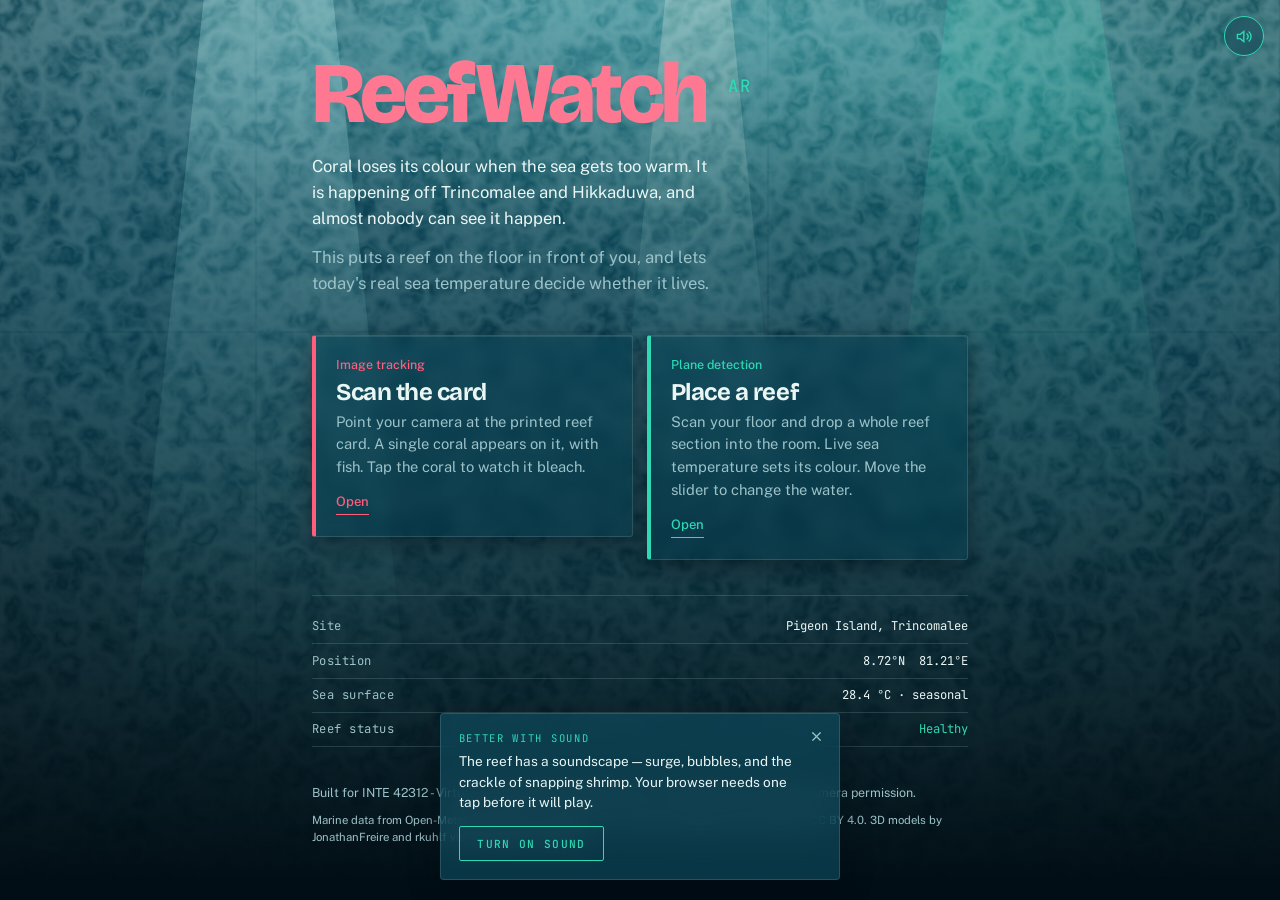
<file: index.html>
<!DOCTYPE html>
<html lang="en">
<head>
  <meta charset="UTF-8">
  <meta name="viewport" content="width=device-width, initial-scale=1.0, viewport-fit=cover">
  <title>ReefWatch AR - See coral bleaching in your own room</title>
  <meta name="description" content="A browser-based AR experience that shows how Sri Lanka's coral reefs bleach as sea temperature rises. No app install needed.">
  <meta name="theme-color" content="#04212B">

  <link rel="preconnect" href="https://fonts.googleapis.com">
  <link rel="preconnect" href="https://fonts.gstatic.com" crossorigin>
  <link href="https://fonts.googleapis.com/css2?family=Bricolage+Grotesque:opsz,wght@12..96,400;12..96,700;12..96,800&family=Public+Sans:wght@400;500&family=JetBrains+Mono:wght@400;500&display=swap" rel="stylesheet">

  <link rel="stylesheet" href="css/style.css">
</head>
<body>

  <div class="watercolumn" aria-hidden="true">
    <span class="beam beam-a"></span>
    <span class="beam beam-b"></span>
    <span class="beam beam-c"></span>
  </div>

  <div class="caustics" aria-hidden="true"></div>

  <div class="drift" aria-hidden="true">
    <span class="mote"></span><span class="mote"></span><span class="mote"></span>
    <span class="mote"></span><span class="mote"></span><span class="mote"></span>
    <span class="mote"></span><span class="mote"></span><span class="mote"></span>
    <span class="mote"></span><span class="mote"></span><span class="mote"></span>
  </div>

  <button class="ar-audio" id="audio" type="button" aria-label="Play ambience">
    <svg class="icon-off" viewBox="0 0 24 24" fill="none" stroke="currentColor" stroke-width="2" stroke-linecap="round">
      <path d="M11 5 6 9H2v6h4l5 4z"/><line x1="22" y1="9" x2="16" y2="15"/><line x1="16" y1="9" x2="22" y2="15"/>
    </svg>
    <svg class="icon-on" viewBox="0 0 24 24" fill="none" stroke="currentColor" stroke-width="2" stroke-linecap="round">
      <path d="M11 5 6 9H2v6h4l5 4z"/><path d="M15.5 8.5a5 5 0 0 1 0 7"/><path d="M18.5 5.5a9 9 0 0 1 0 13"/>
    </svg>
  </button>

  <div class="sound-pop" id="soundPop" role="region"
       aria-labelledby="soundPopTitle" hidden>
    <button class="sound-pop-close" id="soundPopClose" type="button"
            aria-label="Close, stay silent for now" data-sfx="back">
      <svg viewBox="0 0 24 24" fill="none" stroke="currentColor"
           stroke-width="2" stroke-linecap="round" aria-hidden="true">
        <line x1="6" y1="6" x2="18" y2="18"/><line x1="18" y1="6" x2="6" y2="18"/>
      </svg>
    </button>

    <p class="sound-pop-title" id="soundPopTitle">Better with sound</p>
    <p class="sound-pop-copy">
      The reef has a soundscape &mdash; surge, bubbles, and the crackle of
      snapping shrimp. Your browser needs one tap before it will play.
    </p>
    <button class="sound-pop-go" id="soundPopGo" type="button" data-sfx="on">
      Turn on sound
    </button>
  </div>

  <main class="shell">

    <header class="masthead">

      <h1 class="wordmark">
        <span class="wordmark-line drain">Reef</span><span class="wordmark-line drain drain-late">Watch</span>
        <span class="wordmark-tag">AR</span>
      </h1>

      <p class="thesis">
        Coral loses its colour when the sea gets too warm. It is happening off
        Trincomalee and Hikkaduwa, and almost nobody can see it happen.
      </p>
      <p class="thesis thesis-quiet">
        This puts a reef on the floor in front of you, and lets today's real sea
        temperature decide whether it lives.
      </p>
    </header>

    <nav class="modes" aria-label="Choose a mode">

      <a class="mode" href="marker.html">
        <span class="mode-tech">Image tracking</span>
        <span class="mode-name">Scan the card</span>
        <span class="mode-copy">
          Point your camera at the printed reef card. A single coral appears on it,
          with fish. Tap the coral to watch it bleach.
        </span>
        <span class="mode-go" aria-hidden="true">Open</span>
      </a>

      <a class="mode" href="markerless.html">
        <span class="mode-tech">Plane detection</span>
        <span class="mode-name">Place a reef</span>
        <span class="mode-copy">
          Scan your floor and drop a whole reef section into the room. Live sea
          temperature sets its colour. Move the slider to change the water.
        </span>
        <span class="mode-go" aria-hidden="true">Open</span>
      </a>

    </nav>

    <section class="readout" aria-label="Data source">
      <div class="readout-row">
        <span class="readout-key">Site</span>
        <span class="readout-val">Pigeon Island, Trincomalee</span>
      </div>
      <div class="readout-row">
        <span class="readout-key">Position</span>
        <span class="readout-val">8.72&deg;N &nbsp;81.21&deg;E</span>
      </div>
      <div class="readout-row">
        <span class="readout-key">Sea surface</span>
        <span class="readout-val readout-pending" id="landingTemp">reading…</span>
      </div>
      <div class="readout-row">
        <span class="readout-key">Reef status</span>
        <span class="readout-val readout-pending" id="landingState">&mdash;</span>
      </div>
    </section>

    <footer class="footnote">
      <p>
        Built for INTE 42312 - Virtual and Augmented Reality.
        Best on Android Chrome. Needs camera permission.
      </p>
      <p class="attrib">
        Marine data from Open-Meteo, generated using data from the German Weather
        Service (DWD), CC BY 4.0. 3D models by JonathanFreire and rkuhlf via Sketchfab, CC BY 4.0.
      </p>
    </footer>

  </main>

  <script src="js/ambience.js"></script>
  <script src="js/api.js"></script>
  <script>

    (function () {
      var tempEl  = document.getElementById('landingTemp');
      var stateEl = document.getElementById('landingState');

      function classify (c) {
        if (c < 29.0) return ['Healthy', '#2ED9B4'];
        if (c < 30.0) return ['Watch', '#2ED9B4'];
        if (c < 31.0) return ['Warning', '#FFB35C'];
        return ['Bleaching', '#FF5E7D'];
      }

      window.ReefAPI.load().then(function (r) {
        var source = !r.offline ? 'live' : (r.cached ? 'cached' : 'seasonal');
        tempEl.textContent = r.celsius.toFixed(1) + ' \u00B0C \u00B7 ' + source;
        tempEl.classList.remove('readout-pending');

        var s = classify(r.celsius);
        stateEl.textContent = s[0];
        stateEl.style.color = s[1];
        stateEl.classList.remove('readout-pending');
      }).catch(function () {
        tempEl.textContent = 'unavailable';
      });
    })();
  </script>
</body>
</html>
</file>
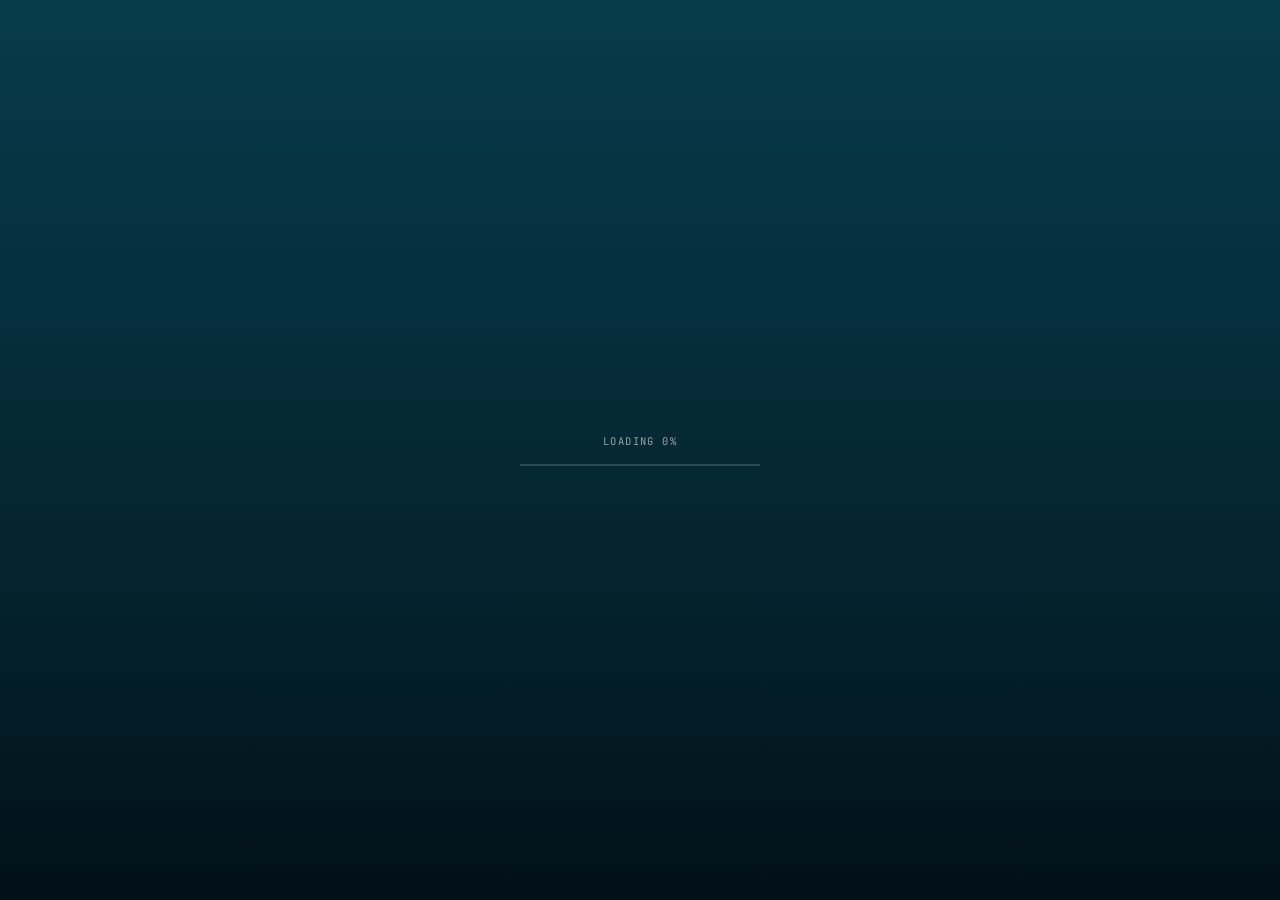
<file: markerless.html>
<!DOCTYPE html>
<html lang="en">
<head>
  <meta charset="UTF-8">
  <meta name="viewport" content="width=device-width, initial-scale=1.0, maximum-scale=1.0, user-scalable=no, viewport-fit=cover">
  <title>Place a reef — ReefWatch AR</title>

  <link rel="preconnect" href="https://fonts.googleapis.com">
  <link rel="preconnect" href="https://fonts.gstatic.com" crossorigin>
  <link href="https://fonts.googleapis.com/css2?family=Bricolage+Grotesque:opsz,wght@12..96,700&family=Public+Sans:wght@400;500&family=JetBrains+Mono:wght@400;500&display=swap" rel="stylesheet">

  <script src="https://aframe.io/releases/1.5.0/aframe.min.js"></script>

  <link rel="stylesheet" href="css/ar.css">
</head>
<body class="ar-body xr-page">

  <div class="loader" id="loader">
    <p class="loader-label">Loading 0%</p>
    <div class="loader-track"><div class="loader-fill"></div></div>
  </div>


  <!-- DOM overlay: everything here stays on screen during the AR session -->
  <div id="overlay" class="xr-overlay">

    <!-- Entry gate, shown before the session starts -->
    <div class="ar-gate" id="gate">
      <div class="ar-gate-inner">
        <p class="ar-gate-eyebrow">Plane detection</p>
        <h1 class="ar-gate-title" id="gateTitle">Place a reef</h1>
        <p class="ar-gate-copy" id="gateCopy">
          Scan your floor, then tap to drop a reef section into the room at real
          scale. Sea temperature decides whether it keeps its colour.
        </p>
        <p class="ar-gate-note" id="gateNote">Checking device capability…</p>
        <button class="ar-btn" id="start">Start</button>

        <!-- Hands the reef to ARKit through AR Quick Look. This is the
             only route to six-degrees-of-freedom tracking on iOS, where
             Safari implements no WebXR at all. -->
        <button class="ar-btn-alt" id="arkitStart" type="button">Open in ARKit</button>
        <p class="ar-gate-arkit" id="arkitNote"></p>

        <a class="ar-gate-alt" href="index.html">Back</a>
        <button class="credits-open" id="creditsOpen" type="button">Credits</button>
      </div>
    </div>

    <div class="ar-scan" id="scan" hidden>
      <div class="ar-scan-ring" aria-hidden="true"></div>
      <p class="ar-scan-title">Looking for a surface</p>
      <p class="ar-scan-copy">Move your phone slowly across the floor.</p>
    </div>

    <div class="hud" id="hud" hidden>
      <div class="hud-top">
        <div>
          <p class="hud-key">Sea surface</p>
          <p class="hud-temp" id="hudTemp">28.0 °C</p>
        </div>
        <p class="hud-state is-good" id="hudState">Healthy</p>
      </div>

      <p class="hud-site" id="hudSite">Manual control</p>

      <label class="hud-slider">
        <span class="hud-slider-head">
          <span>Water temperature</span>
          <span id="tempVal">28.0 °C</span>
        </span>
        <input type="range" id="temp" min="26" max="33" step="0.1" value="28">
        <span class="hud-scale"><span>26°</span><span>29°</span><span>33°</span></span>
      </label>

      <button class="hud-reset" id="reset">Move reef</button>
      <button class="hud-arkit" id="arkitOpen" type="button">ARKit · 6DoF</button>
    </div>

    <a class="ar-back" href="index.html">Back</a>
  <button class="ar-audio" id="audio" aria-label="Play ambience">
    <svg class="icon-off" viewBox="0 0 24 24" fill="none" stroke="currentColor" stroke-width="2" stroke-linecap="round">
      <path d="M11 5 6 9H2v6h4l5 4z"/><line x1="22" y1="9" x2="16" y2="15"/><line x1="16" y1="9" x2="22" y2="15"/>
    </svg>
    <svg class="icon-on" viewBox="0 0 24 24" fill="none" stroke="currentColor" stroke-width="2" stroke-linecap="round">
      <path d="M11 5 6 9H2v6h4l5 4z"/><path d="M15.5 8.5a5 5 0 0 1 0 7"/><path d="M18.5 5.5a9 9 0 0 1 0 13"/>
    </svg>
  </button>
  </div>

  <!-- Attribution required by the licences of the data and models -->
  <div class="credits" id="credits">
    <div class="credits-sheet">
      <h2>Credits</h2>

      <h3>Marine data</h3>
      <p>
        Sea surface temperature from
        <a href="https://open-meteo.com/" target="_blank" rel="noopener">Open-Meteo</a>,
        generated using data from the German Weather Service (DWD).
        Licensed CC&nbsp;BY&nbsp;4.0.
      </p>
      <p>
        The temperature-to-bleaching mapping is a simplified model for
        visualisation. Real bleaching depends on heat stress accumulated
        over weeks, not a single reading.
      </p>

      <h3>3D models</h3>
      <p>Coral model by JonathanFreire and reef model by rkuhlf, both via
         Sketchfab, CC&nbsp;BY&nbsp;4.0.</p>

      <h3>Libraries</h3>
      <p>A-Frame and MindAR, both MIT licensed.
         <a href="https://modelviewer.dev/" target="_blank" rel="noopener">&lt;model-viewer&gt;</a>
         by Google, Apache&nbsp;2.0, used to hand the reef to ARKit through
         AR Quick Look on iOS and to Scene Viewer on Android.
         Fish, particles and every sound in the app are generated
         procedurally in code.</p>

      <h3>Built for</h3>
      <p>INTE 42312 — Virtual and Augmented Reality.</p>

      <button class="credits-close">Close</button>
    </div>
  </div>


  <a-scene
    reef-state="celsius: 28"
    webxr="requiredFeatures: hit-test;
           optionalFeatures: dom-overlay, local-floor, anchors;
           referenceSpaceType: local;
           overlayElement: #overlay"
    renderer="colorManagement: true; physicallyCorrectLights: true; antialias: true; alpha: true"
    vr-mode-ui="enabled: false"
    device-orientation-permission-ui="enabled: false">

           <a-assets>
      <a-asset-item id="reefModel" src="assets/models/reef.glb"></a-asset-item>
    </a-assets>


    <a-camera
      position="0 1.4 0"
      look-controls="magicWindowTrackingEnabled: true; mouseEnabled: false; touchEnabled: false; pointerLockEnabled: false"
      wasd-controls-enabled="false"></a-camera>

    <!-- Sunlight filtered through water. Brighter than a typical
         indoor rig because the reef is viewed against a lit room. -->
    <a-entity light="type: ambient; color: #DCF2FA; intensity: 1.15"></a-entity>
    <a-entity light="type: directional; color: #FFFFFF; intensity: 1.5" position="1 3 1"></a-entity>
    <a-entity light="type: directional; color: #7FD8FF; intensity: 0.7" position="-1 1.5 -1"></a-entity>
    <a-entity light="type: hemisphere; color: #BFE9F5; groundColor: #2A4A55; intensity: 0.7"></a-entity>

  
    <a-entity id="placer" hit-test-placer="reticle: #reticle; target: #reef"></a-entity>
    <a-entity id="sensor"
      sensor-ar="reticle: #reticle; target: #reef; eyeHeight: 1.4; cameraFov: 65"></a-entity>

    <!-- Reticle, hidden until a surface is found -->
    <a-entity id="reticle" visible="false">
      <a-ring
        rotation="-90 0 0"
        radius-inner="0.075"
        radius-outer="0.10"
        material="color: #2ED9B4; shader: flat; opacity: 0.95; side: double"
        animation="property: scale; to: 1.18 1.18 1.18; dir: alternate; loop: true; dur: 900; easing: easeInOutSine">
      </a-ring>
      <a-ring
        rotation="-90 0 0"
        radius-inner="0.014"
        radius-outer="0.024"
        material="color: #FFF4EA; shader: flat; opacity: 0.9; side: double">
      </a-ring>
    </a-entity>

    <a-entity id="reef" visible="false">
      <a-entity contact-shadow="radius: 0.85; opacity: 0.5"></a-entity>
      <a-entity
        gltf-model="#reefModel"
        fit-model="size: 1.25"
        bleachable
        temperature-driven>
      </a-entity>
      <a-entity reef-school="count: 12; radius: 1.05; coral: 0.45; minHeight: 0.12; maxHeight: 0.85; length: 0.14; speed: 0.34; perception: 0.40; personal: 0.14"></a-entity>
      <a-entity marine-snow="count: 70; spread: 1.8; top: 1.4"></a-entity>
      <a-entity caustic-light="intensity: 0.9"></a-entity>
    </a-entity>

  </a-scene>

  <script src="js/arkit.js"></script>
  <script src="js/ambience.js"></script>
  <script src="js/ui.js"></script>
  <script src="js/lib-reef.js"></script>
  <script src="js/api.js"></script>
  <script src="js/xr-scene.js"></script>
</body>
</html>
</file>
<file: css/style.css>
/* ReefWatch AR — landing page

   The page is submerged. You are looking out through maybe eight
   metres of water at Pigeon Island: the surface is above and
   behind the masthead, caustics move across everything, and the
   colour drains toward the abyss as you read down.

   That is not decoration for its own sake. The AR scenes open on
   the same abyss ground (--abyss in ar.css), so entering a mode
   is a continuation of the same dive rather than a cut to a new
   place. It also puts the reader where the reef is: the thing
   being described is happening around them, not on a page.

   Living coral colour runs against bleached skeleton — the real
   end state, and on a dark ground the drain reads as a light
   going out.

   All text colours are checked against WCAG AA on the darkest
   ground the page reaches: 4.5:1 for body, 3:1 for display type. */

:root {
  --abyss:    #04212B;   /* deep water — the page floor            */
  --shallow:  #0B4C5F;   /* sunlit water just under the surface    */
  --mid:      #073B4C;   /* the water column between them          */

  --bone:     #EAF6F4;   /* body text — bleached coral      14.8:1 */
  --ink-soft: #9DC2C8;   /* secondary text                   7.6:1 */
  --living:   #FF5E7D;   /* living coral tissue              5.4:1 */
  --coral-lit:#FF7891;   /* the same, display sizes only     6.6:1 */
  --algae:    #2ED9B4;   /* symbiotic algae — the accent     9.5:1 */
  --dead:     #B9C8C6;   /* bleached skeleton                9.0:1 */

  --rule:     rgba(157, 194, 200, 0.20);
  --card:     rgba(9, 58, 74, 0.42);
  --card-lit: rgba(16, 84, 104, 0.58);
  --cast:     rgba(1, 12, 18, 0.45);

  --display: "Bricolage Grotesque", ui-sans-serif, system-ui, sans-serif;
  --body:    "Public Sans", ui-sans-serif, system-ui, sans-serif;
  --mono:    "JetBrains Mono", ui-monospace, "SF Mono", Menlo, monospace;
}

* { box-sizing: border-box; }

html, body {
  margin: 0;
  padding: 0;
  min-height: 100%;
}

body {
  position: relative;
  background-color: var(--abyss);
  color: var(--bone);
  font-family: var(--body);
  font-size: 16px;
  line-height: 1.55;
  -webkit-font-smoothing: antialiased;
  -webkit-tap-highlight-color: transparent;
  overflow-x: hidden;
}

/* The water column. Light enters at the surface above the
   masthead and is gone by the footer — reading down the page is
   a descent. Fixed rather than attached to the body, because
   background-attachment: fixed misbehaves on iOS Safari. */
body::before {
  content: "";
  position: fixed;
  inset: 0;
  z-index: -2;
  background:
    radial-gradient(120% 62% at 50% -14%, rgba(126, 226, 226, 0.55) 0%, transparent 62%),
    radial-gradient(90% 45% at 82% 8%, rgba(46, 217, 180, 0.16) 0%, transparent 70%),
    linear-gradient(180deg, var(--shallow) 0%, var(--mid) 34%, var(--abyss) 78%, #010D14 100%);
}

/* Depth haze: the edges of the frame close in before the centre
   does, the way visibility falls off underwater. */
body::after {
  content: "";
  position: fixed;
  inset: 0;
  z-index: -1;
  pointer-events: none;
  background: radial-gradient(105% 78% at 50% 34%, transparent 42%, rgba(1, 13, 20, 0.72) 100%);
}

/* Caustics
   Sunlight refracting through a moving surface. Fractal noise is
   the starting point, but noise on its own is fog; caustics are
   the *contours* of a smooth field, which is why they branch and
   close into cells.

   feColorMatrix cannot draw a contour — a matrix is a linear
   ramp, so thresholding it just makes blobs at whatever cutoff
   you pick. feComponentTransfer can: a table of 0 1 0 1 0 1 0
   maps the noise through three peaks, so alpha rises and falls
   twice as the field passes each level, leaving bright ridges
   wherever the noise crosses those values. That is the net.

   Two layers at different scales and speeds, drifting past each
   other — a single sheet slides like wallpaper, but two beating
   against one another read as water. The noise is rendered once
   as an SVG filter, so the animation is only a background-position
   change and costs nothing per frame.

   Two details keep the tiling invisible. feTurbulence only joins
   up across its own edges with stitchTiles, and only when the
   tile is a whole number of noise periods: 512 x 0.0234375 = 12
   exactly, so the seam disappears. And the drift has to travel a
   whole tile on both axes per cycle, or the pattern jumps back
   sideways when the animation loops. */

.caustics {
  position: fixed;
  inset: -20%;
  z-index: 0;
  pointer-events: none;
  opacity: 0.34;
  mix-blend-mode: screen;
  background-image: url("data:image/svg+xml,%3Csvg%20xmlns%3D%27http%3A%2F%2Fwww.w3.org%2F2000%2Fsvg%27%20width%3D%27512%27%20height%3D%27512%27%3E%3Cfilter%20id%3D%27c%27%20x%3D%270%27%20y%3D%270%27%20width%3D%27512%27%20height%3D%27512%27%20filterUnits%3D%27userSpaceOnUse%27%3E%3CfeTurbulence%20type%3D%27fractalNoise%27%20baseFrequency%3D%270.0234375%27%20numOctaves%3D%273%27%20seed%3D%277%27%20stitchTiles%3D%27stitch%27%2F%3E%3CfeColorMatrix%20type%3D%27matrix%27%20values%3D%270%200%200%200%200.78%20%200%200%200%200%201%20%200%200%200%200%200.96%20%201%200%200%200%200%27%2F%3E%3CfeComponentTransfer%3E%3CfeFuncA%20type%3D%27table%27%20tableValues%3D%270%201%200%201%200%201%200%27%2F%3E%3C%2FfeComponentTransfer%3E%3CfeGaussianBlur%20stdDeviation%3D%270.8%27%2F%3E%3C%2Ffilter%3E%3Crect%20width%3D%27512%27%20height%3D%27512%27%20filter%3D%27url%28%23c%29%27%2F%3E%3C%2Fsvg%3E");
  background-size: 512px 512px;
  animation: caustic-drift 34s linear infinite;
  /* Brightest near the surface, gone in the deep. */
  -webkit-mask-image: linear-gradient(180deg, #000 0%, rgba(0, 0, 0, 0.45) 44%, transparent 84%);
          mask-image: linear-gradient(180deg, #000 0%, rgba(0, 0, 0, 0.45) 44%, transparent 84%);
}

.caustics::after {
  content: "";
  position: absolute;
  inset: 0;
  background-image: inherit;
  background-size: 300px 300px;
  opacity: 0.55;
  animation: caustic-drift-b 23s linear infinite;
}

@keyframes caustic-drift {
  from { background-position: 0 0; }
  to   { background-position: 512px 512px; }
}

@keyframes caustic-drift-b {
  from { background-position: 0 0; }
  to   { background-position: -300px 300px; }
}

/* Light shafts
   Sun entering a moving surface: narrow at the top, spreading and
   dissolving with depth. They sway out of phase with one another,
   so the page never settles into a still image. */

.watercolumn {
  position: fixed;
  inset: 0;
  z-index: 0;
  pointer-events: none;
  overflow: hidden;
}

.beam {
  position: fixed;
  top: -12vh;
  transform-origin: 50% 0;
  pointer-events: none;
  filter: blur(14px);
  mix-blend-mode: screen;
}

.beam-a {
  left: 8vw;
  width: 26vw;
  height: 118vh;
  background: linear-gradient(180deg, rgba(178, 244, 240, 0.34) 0%, rgba(126, 226, 226, 0.10) 42%, transparent 78%);
  clip-path: polygon(34% 0, 66% 0, 100% 100%, 0 100%);
  animation: sway 17s ease-in-out infinite;
}

.beam-b {
  left: 46vw;
  width: 17vw;
  height: 96vh;
  background: linear-gradient(180deg, rgba(255, 250, 232, 0.30) 0%, rgba(126, 226, 226, 0.08) 46%, transparent 76%);
  clip-path: polygon(40% 0, 60% 0, 100% 100%, 0 100%);
  animation: sway 23s ease-in-out infinite reverse;
  animation-delay: -6s;
}

.beam-c {
  right: 4vw;
  width: 30vw;
  height: 108vh;
  background: linear-gradient(180deg, rgba(46, 217, 180, 0.26) 0%, rgba(46, 217, 180, 0.07) 44%, transparent 74%);
  clip-path: polygon(30% 0, 62% 0, 100% 100%, 0 100%);
  animation: sway 29s ease-in-out infinite;
  animation-delay: -11s;
}

@keyframes sway {
  0%, 100% { transform: skewX(-5deg) scaleX(1);    opacity: 0.75; }
  50%      { transform: skewX(4deg)  scaleX(1.14); opacity: 1; }
}

/* Marine snow
   Suspended particulate lifting through the shafts. It is the
   detail that stops a blue gradient from reading as a blue
   gradient: nothing else on the page proves the reader is inside
   a fluid. Kept sparse and slow — plankton, not a snow globe. */

.drift {
  position: fixed;
  inset: 0;
  z-index: 0;
  pointer-events: none;
  overflow: hidden;
}

.mote {
  position: absolute;
  bottom: -8vh;
  width: 4px;
  height: 4px;
  border-radius: 50%;
  background: rgba(214, 245, 242, 0.75);
  box-shadow: 0 0 6px rgba(178, 244, 240, 0.5);
  opacity: 0;
  animation: rise linear infinite;
}

/* Each mote gets its own lane, size, pace and phase. Shared
   values would beat in sync and read as a machine. */
.mote:nth-child(1)  { left:  6%; width: 3px; height: 3px; animation-duration: 26s; animation-delay:  -2s; }
.mote:nth-child(2)  { left: 14%; width: 5px; height: 5px; animation-duration: 34s; animation-delay: -14s; }
.mote:nth-child(3)  { left: 23%; width: 2px; height: 2px; animation-duration: 21s; animation-delay:  -7s; }
.mote:nth-child(4)  { left: 31%; width: 4px; height: 4px; animation-duration: 39s; animation-delay: -21s; }
.mote:nth-child(5)  { left: 39%; width: 3px; height: 3px; animation-duration: 29s; animation-delay:  -4s; }
.mote:nth-child(6)  { left: 47%; width: 6px; height: 6px; animation-duration: 44s; animation-delay: -30s; }
.mote:nth-child(7)  { left: 54%; width: 2px; height: 2px; animation-duration: 24s; animation-delay: -11s; }
.mote:nth-child(8)  { left: 62%; width: 4px; height: 4px; animation-duration: 36s; animation-delay: -18s; }
.mote:nth-child(9)  { left: 70%; width: 3px; height: 3px; animation-duration: 31s; animation-delay:  -1s; }
.mote:nth-child(10) { left: 78%; width: 5px; height: 5px; animation-duration: 41s; animation-delay: -25s; }
.mote:nth-child(11) { left: 86%; width: 2px; height: 2px; animation-duration: 23s; animation-delay:  -9s; }
.mote:nth-child(12) { left: 93%; width: 4px; height: 4px; animation-duration: 33s; animation-delay: -16s; }

/* Rising and wandering at once: real particulate is pushed
   sideways by the same surge that lifts it. */
@keyframes rise {
  0%   { transform: translate3d(0, 0, 0);           opacity: 0; }
  12%  {                                            opacity: 0.7; }
  50%  { transform: translate3d(22px, -55vh, 0); }
  88%  {                                            opacity: 0.45; }
  100% { transform: translate3d(-14px, -115vh, 0);  opacity: 0; }
}

/* Layout */

.shell {
  position: relative;
  z-index: 1;
  max-width: 560px;
  margin: 0 auto;
  padding-top:    max(clamp(2rem, 7vw, 3.5rem), env(safe-area-inset-top));
  padding-left:   max(clamp(1.15rem, 5vw, 2rem), env(safe-area-inset-left));
  padding-right:  max(clamp(1.15rem, 5vw, 2rem), env(safe-area-inset-right));
  padding-bottom: calc(2.5rem + env(safe-area-inset-bottom));
}

/* Masthead */

/* The site name, not a category label. It ties the headline to the
   coordinates in the readout below. */
.eyebrow {
  margin: 0 0 1.4rem;
  font-family: var(--mono);
  font-size: 0.72rem;
  letter-spacing: 0.02em;
  color: var(--algae);
}

.wordmark {
  position: relative;
  margin: 0 0 1.4rem;
  font-family: var(--display);
  font-weight: 800;
  font-size: clamp(3.1rem, 16vw, 5.4rem);
  line-height: 0.88;
  letter-spacing: -0.045em;
}

/* Each half of the name drains from living tissue to bleached
   skeleton. This is the entire argument of the project, stated in
   the type, and it is the one piece of motion the reader is meant
   to actually watch. */
.wordmark-line {
  display: inline-block;
  background-image: linear-gradient(
    100deg,
    var(--coral-lit) 0%,
    var(--coral-lit) 26%,
    var(--dead) 56%,
    var(--dead) 100%
  );
  background-size: 380% 100%;
  background-position: 0% 0;
  -webkit-background-clip: text;
  background-clip: text;
  color: transparent;
}

.drain      { animation: drain 14s ease-in-out infinite; }
.drain-late { animation-delay: 1.1s; }

@keyframes drain {
  0%,  8%  { background-position: 0% 0; }
  44%, 72% { background-position: 100% 0; }
  100%     { background-position: 0% 0; }
}

.wordmark-tag {
  display: inline-block;
  vertical-align: super;
  margin-left: 0.5rem;
  font-family: var(--mono);
  font-weight: 500;
  font-size: 0.2em;
  letter-spacing: 0.1em;
  color: var(--algae);
}

.thesis {
  margin: 0 0 0.85rem;
  max-width: 40ch;
  font-size: 1.04rem;
  color: var(--bone);
}

.thesis-quiet { color: var(--ink-soft); }

/* Mode cards
   Panels of slightly denser water rather than paper: what is
   behind them still shows through, so they sit in the scene
   instead of on top of it.

   The two modes are not interchangeable, so they are not styled
   identically. Marker mode carries the coral accent, markerless
   the algae accent, and the coloured edge is the first thing that
   distinguishes them. */

.modes {
  display: grid;
  gap: 0.85rem;
  margin: 2.4rem 0 2.2rem;
}

.mode {
  position: relative;
  display: grid;
  gap: 0.3rem;
  min-height: 56px;                        /* comfortable thumb target */
  padding: 1.15rem 1.25rem 1.3rem;
  border: 1px solid var(--rule);
  border-left: 4px solid var(--living);
  border-radius: 3px;
  background: var(--card);
  backdrop-filter: blur(7px) saturate(120%);
  -webkit-backdrop-filter: blur(7px) saturate(120%);
  box-shadow: 0 6px 22px var(--cast), inset 0 1px 0 rgba(214, 245, 242, 0.10);
  text-decoration: none;
  color: inherit;
  transition: background 0.25s ease, box-shadow 0.25s ease;
}

.mode + .mode { border-left-color: var(--algae); }

/* Touch devices never hover, and a lift on tap reads as a glitch.
   Press feedback is handled by :active instead. */
@media (hover: hover) {
  .mode:hover {
    background: var(--card-lit);
    box-shadow: 0 10px 30px var(--cast), inset 0 1px 0 rgba(214, 245, 242, 0.16);
  }
}

.mode:active {
  background: var(--card-lit);
  box-shadow: 0 2px 8px var(--cast);
}

.mode:focus-visible {
  outline: 2px solid var(--algae);
  outline-offset: 3px;
}

.mode-tech {
  font-size: 0.78rem;
  font-weight: 500;
  color: var(--living);
}

.mode + .mode .mode-tech { color: var(--algae); }

.mode-name {
  font-family: var(--display);
  font-weight: 700;
  font-size: 1.5rem;
  line-height: 1.12;
  letter-spacing: -0.02em;
  color: var(--bone);
}

.mode-copy {
  max-width: 38ch;
  font-size: 0.92rem;
  color: var(--ink-soft);
}

.mode-go {
  justify-self: start;
  margin-top: 0.5rem;
  padding-bottom: 2px;
  border-bottom: 1px solid currentColor;
  font-size: 0.82rem;
  font-weight: 500;
  color: var(--living);
}

.mode + .mode .mode-go { color: var(--algae); }

/* Data readout
   Monospace here is doing real work: these are coordinates and
   instrument readings, and the figures should align. */

.readout {
  padding: 0.9rem 0 0.3rem;
  border-top: 1px solid var(--rule);
  font-family: var(--mono);
  font-size: 0.76rem;
}

.readout-row {
  display: flex;
  flex-wrap: wrap;              /* long values wrap instead of crushing the key */
  justify-content: space-between;
  gap: 0.2rem 1rem;
  padding: 0.45rem 0;
  border-bottom: 1px solid var(--rule);
}

.readout-key {
  color: var(--ink-soft);
  letter-spacing: 0.04em;
}

.readout-val {
  margin-left: auto;
  text-align: right;
  color: var(--bone);
}

.readout-pending {
  color: var(--ink-soft);
  font-style: italic;
}

/* Footnote */

.footnote {
  margin-top: 2rem;
  font-size: 0.78rem;
  line-height: 1.5;
  color: var(--ink-soft);
}

.footnote p { margin: 0 0 0.6rem; }

.attrib { font-size: 0.71rem; }

/* Ambience toggle
   The same control as the scenes carry. It is on the landing page
   because the preference is remembered: turning the reef on here
   means it is already playing by the time the camera opens. */

.ar-audio {
  position: fixed;
  top: calc(env(safe-area-inset-top, 0px) + 1rem);
  right: 1rem;
  z-index: 20;
  width: 40px;
  height: 40px;
  display: grid;
  place-items: center;
  padding: 0;
  border: 1px solid var(--rule);
  border-radius: 999px;
  background: var(--card);
  backdrop-filter: blur(8px);
  -webkit-backdrop-filter: blur(8px);
  color: var(--ink-soft);
  cursor: pointer;
  transition: color 160ms ease, border-color 160ms ease;
}

.ar-audio svg { width: 17px; height: 17px; }
.ar-audio .icon-on  { display: none; }
.ar-audio.is-on .icon-on  { display: block; }
.ar-audio.is-on .icon-off { display: none; }
.ar-audio.is-on { color: var(--algae); border-color: var(--algae); }
.ar-audio:focus-visible { outline: 2px solid var(--algae); outline-offset: 2px; }

/* Sound prompt
   A pane of the same water the page is already made of, floated at
   the foot of the viewport: translucent, blurred behind, and low
   enough that it never covers the two mode cards. It blocks
   nothing — a tap anywhere on the page starts the sound and takes
   this with it — so it is a region rather than a dialog, and the
   close button is a real out rather than the only one. */

.sound-pop {
  position: fixed;
  left: 50%;
  bottom: calc(env(safe-area-inset-bottom, 0px) + 1.25rem);
  z-index: 30;
  width: calc(100% - 2rem);
  max-width: 25rem;
  padding: 1rem 2.5rem 1.1rem 1.1rem;
  border: 1px solid var(--rule);
  border-radius: 4px;
  background: var(--card-lit);
  backdrop-filter: blur(14px) saturate(1.1);
  -webkit-backdrop-filter: blur(14px) saturate(1.1);
  box-shadow: 0 10px 30px var(--cast);
  transform: translate(-50%, 0);
  transition: opacity 320ms ease, transform 320ms ease, visibility 320ms ease;
  animation: pop-rise 420ms ease both;
}

@keyframes pop-rise {
  from { opacity: 0; transform: translate(-50%, 12px); }
  to   { opacity: 1; transform: translate(-50%, 0); }
}

.sound-pop.is-gone {
  opacity: 0;
  visibility: hidden;
  transform: translate(-50%, 10px);
}

.sound-pop-title {
  margin: 0 0 0.3rem;
  font-family: var(--mono);
  font-size: 0.66rem;
  letter-spacing: 0.16em;
  text-transform: uppercase;
  color: var(--algae);
}

.sound-pop-copy {
  margin: 0 0 0.85rem;
  font-size: 0.85rem;
  line-height: 1.5;
  color: var(--bone);
}

.sound-pop-go {
  padding: 0.6rem 1.1rem;
  border: 1px solid var(--algae);
  border-radius: 2px;
  background: transparent;
  color: var(--algae);
  font-family: var(--mono);
  font-size: 0.7rem;
  font-weight: 500;
  letter-spacing: 0.12em;
  text-transform: uppercase;
  cursor: pointer;
}

.sound-pop-go:active { transform: translateY(1px); }

/* The X. Offset into the padding reserved for it above. */
.sound-pop-close {
  position: absolute;
  top: 0.45rem;
  right: 0.45rem;
  width: 30px;
  height: 30px;
  display: grid;
  place-items: center;
  padding: 0;
  border: none;
  border-radius: 999px;
  background: none;
  color: var(--ink-soft);
  cursor: pointer;
}

.sound-pop-close svg { width: 15px; height: 15px; }
.sound-pop-close:hover { color: var(--bone); }

.sound-pop-go:focus-visible,
.sound-pop-close:focus-visible {
  outline: 2px solid var(--algae);
  outline-offset: 2px;
}

/* Wider screens */

@media (min-width: 720px) {
  .shell { max-width: 720px; }
  .modes {
    grid-template-columns: 1fr 1fr;
    align-items: start;
  }
}

/* Accessibility
   The underwater motion is ambient, not informational, so all of
   it is safe to stop. Each element parks somewhere that still
   looks deliberate rather than simply switched off. */

@media (prefers-reduced-motion: reduce) {
  .drain {
    animation: none;
    background-position: 55% 0;   /* parked mid-drain, still legible */
  }
  .caustics,
  .caustics::after,
  .beam { animation: none; }
  .drift { display: none; }
  .mode { transition: none; }
  .ar-audio { transition: none; }
  .sound-pop { animation: none; transition: none; }
}
</file>
<file: css/ar.css>
:root {
  --abyss:   #04212B;
  --living:  #FF5E7D;
  --algae:   #2ED9B4;
  --bone:    #FFF4EA;
  --warning: #FFB35C;

  --display: "Bricolage Grotesque", ui-sans-serif, system-ui, sans-serif;
  --body:    "Public Sans", ui-sans-serif, system-ui, sans-serif;
  --mono:    "JetBrains Mono", ui-monospace, Menlo, monospace;
}

* { box-sizing: border-box; }

html, body {
  margin: 0;
  padding: 0;
  width: 100%;
  height: 100%;
  overflow: hidden;
}

.mindar-page { background: #000; }

/* The XR page needs a background while the gate is showing, but
   must be fully transparent during the session so the camera
   passthrough is visible. `.in-ar` is added on enter-vr. */
.xr-page {
  background:
    radial-gradient(120% 80% at 50% -10%, #0E6B7E 0%, transparent 55%),
    linear-gradient(180deg, #073B4C 0%, #04212B 62%, #021018 100%);
}

.xr-page.in-ar,
.xr-page.in-ar .a-canvas {
  background: transparent !important;
}


.mindar-page video {
  position: fixed !important;
  top: 0 !important;
  left: 0 !important;
  width: 100vw !important;
  height: 100vh !important;
  object-fit: cover !important;
  z-index: 0 !important;
  display: block !important;
  opacity: 1 !important;
}

.mindar-page a-scene,
.mindar-page .a-canvas,
.mindar-page canvas.a-canvas {
  position: fixed !important;
  top: 0;
  left: 0;
  width: 100vw !important;
  height: 100vh !important;
  background: transparent !important;
  z-index: 1 !important;
}

.mindar-ui-overlay { display: none !important; }

/* The XR page must let the compositor show through. */
.xr-page,
.xr-page .a-canvas {
  background: transparent !important;
}

/* Overlay chrome must sit above the canvas */

/* Scanning prompt */

.ar-prompt {
  position: fixed;
  inset: 0;
  z-index: 20;
  display: grid;
  place-items: center;
  padding: 2rem;
  pointer-events: none;
  background: radial-gradient(120% 90% at 50% 50%, transparent 30%, rgba(4, 33, 43, 0.72) 100%);
  transition: opacity 0.45s ease;
}

.ar-prompt.is-hidden { opacity: 0; }

.ar-prompt-inner {
  position: relative;
  width: min(78vw, 300px);
  aspect-ratio: 1 / 1.25;
  border: 1px solid rgba(255, 244, 234, 0.35);
  border-radius: 4px;
  display: flex;
  flex-direction: column;
  justify-content: flex-end;
  gap: 0.35rem;
  padding: 1.1rem;
  overflow: hidden;
}

/* Corner ticks — reads as a viewfinder rather than a plain box */
.ar-prompt-inner::before,
.ar-prompt-inner::after {
  content: "";
  position: absolute;
  width: 26px;
  height: 26px;
  border: 2px solid var(--algae);
}
.ar-prompt-inner::before {
  top: -1px; left: -1px;
  border-right: none;
  border-bottom: none;
}
.ar-prompt-inner::after {
  bottom: -1px; right: -1px;
  border-left: none;
  border-top: none;
}

.ar-scanline {
  position: absolute;
  left: 0;
  right: 0;
  height: 2px;
  background: linear-gradient(90deg, transparent, var(--algae), transparent);
  box-shadow: 0 0 14px var(--algae);
  animation: scan 2.6s ease-in-out infinite;
}

@keyframes scan {
  0%, 100% { top: 6%;  opacity: 0.15; }
  50%      { top: 92%; opacity: 0.9; }
}

.ar-prompt-title {
  margin: 0;
  font-family: var(--display);
  font-weight: 700;
  font-size: 1.35rem;
  letter-spacing: -0.02em;
}

.ar-prompt-copy {
  margin: 0;
  font-size: 0.86rem;
  line-height: 1.45;
  color: rgba(255, 244, 234, 0.72);
}

.ar-prompt.is-error .ar-prompt-inner { border-color: var(--living); }
.ar-prompt.is-error .ar-scanline { display: none; }

/* Tap hint */

.ar-hint {
  position: fixed;
  left: 50%;
  bottom: calc(env(safe-area-inset-bottom, 0px) + 8.5rem);
  transform: translate(-50%, 8px);
  z-index: 25;
  padding: 0.5rem 1rem;
  border: 1px solid rgba(255, 244, 234, 0.28);
  border-radius: 999px;
  background: rgba(4, 33, 43, 0.78);
  backdrop-filter: blur(8px);
  -webkit-backdrop-filter: blur(8px);
  font-family: var(--mono);
  font-size: 0.72rem;
  letter-spacing: 0.1em;
  text-transform: uppercase;
  opacity: 0;
  pointer-events: none;
  transition: opacity 0.4s ease, transform 0.4s ease;
}

.ar-hint.is-visible {
  opacity: 1;
  transform: translate(-50%, 0);
}

/* Species card */

.ar-card {
  position: fixed;
  left: 0.9rem;
  right: 0.9rem;
  bottom: calc(env(safe-area-inset-bottom, 0px) + 1rem);
  z-index: 22;
  padding: 1rem 1.1rem 1.15rem;
  border: 1px solid rgba(255, 244, 234, 0.16);
  border-radius: 3px;
  background: rgba(4, 33, 43, 0.82);
  backdrop-filter: blur(10px);
  -webkit-backdrop-filter: blur(10px);
  opacity: 0;
  transform: translateY(14px);
  transition: opacity 0.4s ease, transform 0.4s ease;
  pointer-events: none;
}

.ar-card.is-visible {
  opacity: 1;
  transform: translateY(0);
}

.ar-card-eyebrow {
  margin: 0 0 0.3rem;
  font-family: var(--mono);
  font-size: 0.64rem;
  letter-spacing: 0.16em;
  text-transform: uppercase;
  color: var(--algae);
  transition: color 0.4s ease;
}

.ar-card-eyebrow.is-warning { color: var(--warning); }

.ar-card-name {
  margin: 0 0 0.35rem;
  color: var(--bone);
  font-family: var(--display);
  font-weight: 700;
  font-size: 1.3rem;
  letter-spacing: -0.02em;
}

.ar-card-copy {
  margin: 0;
  max-width: 46ch;
  font-size: 0.86rem;
  line-height: 1.5;
  color: rgba(255, 244, 234, 0.74);
}

/* Back link */

.ar-back {
  position: fixed;
  top: calc(env(safe-area-inset-top, 0px) + 0.9rem);
  left: 0.9rem;
  z-index: 30;
  padding: 0.45rem 0.85rem;
  border: 1px solid rgba(255, 244, 234, 0.24);
  border-radius: 999px;
  background: rgba(4, 33, 43, 0.7);
  backdrop-filter: blur(8px);
  -webkit-backdrop-filter: blur(8px);
  font-family: var(--mono);
  font-size: 0.68rem;
  letter-spacing: 0.12em;
  text-transform: uppercase;
  color: var(--bone);
  text-decoration: none;
}

.ar-back:active { background: rgba(14, 107, 126, 0.8); }


.ar-credits {
  position: fixed;
  top: calc(env(safe-area-inset-top, 0px) + 3.5rem);
  left: 0.9rem;
  z-index: 30;
  padding: 0.45rem 0.85rem;
  border: 1px solid rgba(255, 244, 234, 0.24);
  border-radius: 999px;
  background: rgba(4, 33, 43, 0.7);
  backdrop-filter: blur(8px);
  -webkit-backdrop-filter: blur(8px);
  font-family: var(--mono);
  font-size: 0.68rem;
  letter-spacing: 0.12em;
  text-transform: uppercase;
  color: var(--bone);
  cursor: pointer;
}

.ar-credits:active { background: rgba(14, 107, 126, 0.8); }

@media (prefers-reduced-motion: reduce) {
  .ar-scanline { animation: none; top: 50%; }
  .ar-prompt, .ar-card, .ar-hint { transition: none; }
}

/* Markerless scene chrome
   The DOM overlay stays on screen during the WebXR session, so
   it has to survive being composited over a live camera feed. */

.xr-overlay {
  position: fixed;
  inset: 0;
  z-index: 40;
  pointer-events: none;
}

.xr-overlay > * { pointer-events: auto; }

/* Entry gate */

.ar-gate {
  position: fixed;
  inset: 0;
  z-index: 45;
  display: grid;
  place-items: center;
  padding: 1.5rem;
  background:
    radial-gradient(120% 80% at 50% -10%, #0E6B7E 0%, transparent 55%),
    linear-gradient(180deg, #073B4C 0%, #04212B 62%, #021018 100%);
  transition: opacity 0.4s ease, visibility 0.4s ease;
}

.ar-gate.is-hidden {
  opacity: 0;
  visibility: hidden;
}

.ar-gate-inner {
  max-width: 30rem;
  display: grid;
  gap: 0.4rem;
  justify-items: start;
}

.ar-gate-eyebrow {
  margin: 0 0 0.4rem;
  font-family: var(--mono);
  font-size: 0.66rem;
  letter-spacing: 0.16em;
  text-transform: uppercase;
  color: var(--algae);
}

.ar-gate-title {
  margin: 0 0 0.5rem;
  color: var(--bone);
  font-family: var(--display);
  font-weight: 700;
  font-size: clamp(2.1rem, 9vw, 2.9rem);
  line-height: 1.02;
  letter-spacing: -0.035em;
}

.ar-gate-copy {
  margin: 0 0 1.5rem;
  max-width: 38ch;
  font-size: 0.95rem;
  line-height: 1.55;
  color: rgba(255, 244, 234, 0.72);
}

.ar-btn {
  padding: 0.8rem 1.6rem;
  border: none;
  border-radius: 2px;
  background: var(--living);
  color: #2A0710;
  font-family: var(--mono);
  font-size: 0.76rem;
  font-weight: 500;
  letter-spacing: 0.12em;
  text-transform: uppercase;
  cursor: pointer;
}

.ar-btn:active { transform: translateY(1px); }

/* ARKit hand-off
   The <model-viewer> that converts the reef to USDZ has to have a
   layout box before it will load the model, so it is a single
   transparent pixel rather than display:none. */
.arkit-viewer {
  position: fixed;
  top: 0;
  left: 0;
  width: 1px;
  height: 1px;
  opacity: 0;
  pointer-events: none;
  z-index: -1;
}

.ar-btn-alt {
  display: none;
  margin-top: 0.7rem;
  padding: 0.72rem 1.4rem;
  border: 1px solid var(--living);
  border-radius: 2px;
  background: transparent;
  color: var(--living);
  font-family: var(--mono);
  font-size: 0.7rem;
  font-weight: 500;
  letter-spacing: 0.12em;
  text-transform: uppercase;
  cursor: pointer;
}

.ar-btn-alt.is-available { display: inline-block; }
.ar-btn-alt:active { transform: translateY(1px); }

.ar-gate-arkit {
  display: none;
  margin: 0.5rem 0 0;
  max-width: 30ch;
  font-size: 0.68rem;
  line-height: 1.5;
  color: rgba(255, 244, 234, 0.55);
}

.ar-gate-arkit.is-shown { display: block; }

.hud-arkit {
  display: none;
  margin-top: 0.9rem;
  margin-left: 0.5rem;
  padding: 0.5rem 0.9rem;
  border: 1px solid var(--living);
  border-radius: 999px;
  background: transparent;
  color: var(--living);
  font-family: var(--mono);
  font-size: 0.66rem;
  letter-spacing: 0.12em;
  text-transform: uppercase;
  cursor: pointer;
}

.hud-arkit.is-available { display: inline-block; }

.ar-gate-alt {
  margin-top: 1rem;
  font-family: var(--mono);
  font-size: 0.7rem;
  letter-spacing: 0.1em;
  text-transform: uppercase;
  color: rgba(255, 244, 234, 0.6);
  text-decoration: none;
  border-bottom: 1px solid rgba(255, 244, 234, 0.3);
  padding-bottom: 2px;
}

/* Scanning guidance */

.ar-scan {
  position: fixed;
  left: 50%;
  top: 50%;
  transform: translate(-50%, -50%);
  z-index: 42;
  display: grid;
  justify-items: center;
  gap: 0.3rem;
  text-align: center;
  opacity: 0;
  transition: opacity 0.4s ease;
  pointer-events: none;
}

.ar-scan.is-visible { opacity: 1; }

.ar-scan-ring {
  width: 84px;
  height: 84px;
  margin-bottom: 0.8rem;
  border: 2px solid var(--algae);
  border-radius: 50%;
  border-top-color: transparent;
  border-right-color: transparent;
  animation: sweep 1.7s linear infinite;
}

@keyframes sweep {
  to { transform: rotate(360deg); }
}

.ar-scan-title {
  margin: 0;
  color: var(--bone);
  font-family: var(--display);
  font-weight: 700;
  font-size: 1.2rem;
  text-shadow: 0 2px 12px rgba(0, 0, 0, 0.6);
}

.ar-scan-copy {
  margin: 0;
  font-size: 0.85rem;
  color: rgba(255, 244, 234, 0.8);
  text-shadow: 0 2px 10px rgba(0, 0, 0, 0.6);
}

/* HUD */

.hud {
  position: fixed;
  left: 0.8rem;
  right: 0.8rem;
  bottom: calc(env(safe-area-inset-bottom, 0px) + 0.9rem);
  z-index: 44;
  padding: 0.95rem 1rem 1.05rem;
  border: 1px solid rgba(255, 244, 234, 0.16);
  border-radius: 3px;
  background: rgba(4, 33, 43, 0.86);
  backdrop-filter: blur(12px);
  -webkit-backdrop-filter: blur(12px);
  opacity: 0;
  transform: translateY(16px);
  transition: opacity 0.4s ease, transform 0.4s ease;
}

.hud.is-visible {
  opacity: 1;
  transform: translateY(0);
}

.hud-top {
  display: flex;
  align-items: flex-start;
  justify-content: space-between;
  gap: 1rem;
}

.hud-key {
  margin: 0 0 0.15rem;
  font-family: var(--mono);
  font-size: 0.62rem;
  letter-spacing: 0.16em;
  text-transform: uppercase;
  color: rgba(255, 244, 234, 0.55);
}

.hud-temp {
  margin: 0;
  color: var(--bone);
  font-family: var(--display);
  font-weight: 700;
  font-size: 1.9rem;
  line-height: 1;
  letter-spacing: -0.03em;
}

.hud-state {
  margin: 0;
  padding: 0.28rem 0.6rem;
  border-radius: 999px;
  border: 1px solid currentColor;
  font-family: var(--mono);
  font-size: 0.64rem;
  letter-spacing: 0.12em;
  text-transform: uppercase;
}

.hud-state.is-good { color: var(--algae); }
.hud-state.is-warn { color: var(--warning); }
.hud-state.is-bad  { color: var(--living); }
.hud-state.is-idle { color: rgba(255, 244, 234, 0.5); }

.hud-site {
  margin: 0.45rem 0 0.9rem;
  font-family: var(--mono);
  font-size: 0.64rem;
  letter-spacing: 0.06em;
  color: rgba(255, 244, 234, 0.5);
}

/* Slider */

.hud-slider {
  display: block;
  padding-top: 0.7rem;
  border-top: 1px solid rgba(255, 244, 234, 0.14);
}

.hud-slider-head {
  display: flex;
  justify-content: space-between;
  margin-bottom: 0.5rem;
  font-family: var(--mono);
  font-size: 0.66rem;
  letter-spacing: 0.08em;
  color: rgba(255, 244, 234, 0.66);
}

.hud-slider input[type="range"] {
  -webkit-appearance: none;
  appearance: none;
  width: 100%;
  height: 3px;
  border-radius: 2px;
  /* Cold to lethal, with the regional bleaching threshold at 29° */
  background: linear-gradient(90deg, var(--algae) 0%, var(--algae) 42%, var(--warning) 62%, var(--living) 100%);
  outline: none;
}

.hud-slider input[type="range"]::-webkit-slider-thumb {
  -webkit-appearance: none;
  appearance: none;
  width: 22px;
  height: 22px;
  border-radius: 50%;
  border: 2px solid var(--bone);
  background: var(--abyss);
  cursor: pointer;
}

.hud-slider input[type="range"]::-moz-range-thumb {
  width: 20px;
  height: 20px;
  border-radius: 50%;
  border: 2px solid var(--bone);
  background: var(--abyss);
  cursor: pointer;
}

.hud-scale {
  display: flex;
  justify-content: space-between;
  margin-top: 0.35rem;
  font-family: var(--mono);
  font-size: 0.6rem;
  color: rgba(255, 244, 234, 0.4);
}

.hud-reset {
  margin-top: 0.9rem;
  padding: 0.5rem 0.9rem;
  border: 1px solid rgba(255, 244, 234, 0.24);
  border-radius: 999px;
  background: transparent;
  color: var(--bone);
  font-family: var(--mono);
  font-size: 0.66rem;
  letter-spacing: 0.12em;
  text-transform: uppercase;
  cursor: pointer;
}

@media (prefers-reduced-motion: reduce) {
  .ar-scan-ring { animation: none; }
  .hud, .ar-gate, .ar-scan { transition: none; }
}

/* Reticle lock feedback: the sweeping ring closes into a solid
   circle once a surface is being tracked. */
.ar-scan-ring.is-locked {
  border-color: var(--algae);
  animation: none;
}

/* A-Frame's own enter-VR/AR button is redundant here — the gate
   has its own start control. */
.a-enter-vr,
.a-enter-ar,
.a-enter-vr-button,
.a-enter-ar-button {
  display: none !important;
}

/* Sensor fallback
   The camera feed is a plain <video> behind a transparent canvas,
   rather than the WebXR compositor. */

.sensor-feed {
  position: fixed;
  inset: 0;
  width: 100%;
  height: 100%;
  object-fit: cover;
  z-index: 0;
}

/* On-device readout for the sensor path, enabled with ?debug in the
   URL. Sensor bugs are invisible in a desktop browser, so the numbers
   have to be legible on the phone itself. */
.sensor-debug {
  position: fixed;
  top: 0;
  left: 0;
  z-index: 60;
  margin: 0;
  padding: 0.5rem 0.6rem;
  max-width: 60vw;
  font-family: var(--mono);
  font-size: 0.58rem;
  line-height: 1.5;
  white-space: pre;
  color: #9BFFE4;
  background: rgba(2, 16, 24, 0.82);
  border-bottom-right-radius: 0.5rem;
  pointer-events: none;
}

.xr-page.in-sensor-ar,
.xr-page.in-sensor-ar .a-canvas {
  background: transparent !important;
}

.xr-page.in-sensor-ar .a-canvas {
  position: fixed !important;
  inset: 0;
  z-index: 1 !important;
}

.ar-gate-note {
  margin: 0 0 1.1rem;
  font-family: var(--mono);
  font-size: 0.64rem;
  letter-spacing: 0.08em;
  color: rgba(255, 244, 234, 0.5);
}

/* Data provenance: a cached or averaged figure is marked so the
   user is never misled into thinking it is a live reading. */
.hud-site.is-stale { color: var(--warning); }

/* Loading, audio and credits */

/* Asset loading
   Models are small but a phone on mobile data still takes a
   moment. Silence during that window reads as a broken page. */

.loader {
  position: fixed;
  inset: 0;
  z-index: 60;
  display: grid;
  place-content: center;
  justify-items: center;
  gap: 1rem;
  padding: 2rem;
  background: linear-gradient(180deg, #073B4C 0%, #04212B 70%, #021018 100%);
  transition: opacity 0.5s ease, visibility 0.5s ease;
}

.loader.is-done {
  opacity: 0;
  visibility: hidden;
}

.loader-track {
  width: min(62vw, 240px);
  height: 2px;
  background: rgba(255, 244, 234, 0.16);
  overflow: hidden;
}

.loader-fill {
  height: 100%;
  width: 0%;
  background: var(--algae);
  transition: width 0.35s ease;
}

.loader-label {
  margin: 0;
  font-family: var(--mono);
  font-size: 0.66rem;
  letter-spacing: 0.14em;
  text-transform: uppercase;
  color: rgba(255, 244, 234, 0.6);
}

/* Audio toggle */

.ar-audio {
  position: fixed;
  top: calc(env(safe-area-inset-top, 0px) + 0.9rem);
  right: 0.9rem;
  z-index: 46;
  width: 40px;
  height: 40px;
  display: grid;
  place-items: center;
  border: 1px solid rgba(255, 244, 234, 0.24);
  border-radius: 999px;
  background: rgba(4, 33, 43, 0.7);
  backdrop-filter: blur(8px);
  -webkit-backdrop-filter: blur(8px);
  color: var(--bone);
  cursor: pointer;
  padding: 0;
}

.ar-audio svg { width: 17px; height: 17px; }
.ar-audio .icon-on  { display: none; }
.ar-audio.is-on .icon-on  { display: block; }
.ar-audio.is-on .icon-off { display: none; }
.ar-audio.is-on { border-color: var(--algae); color: var(--algae); }

/* Credits sheet */

.credits-open {
  background: none;
  border: none;
  padding: 0 0 2px;
  border-bottom: 1px solid rgba(255, 244, 234, 0.3);
  color: rgba(255, 244, 234, 0.6);
  font-family: var(--mono);
  font-size: 0.66rem;
  letter-spacing: 0.1em;
  text-transform: uppercase;
  cursor: pointer;
}

.credits {
  position: fixed;
  inset: 0;
  z-index: 70;
  display: grid;
  align-items: end;
  background: rgba(2, 16, 24, 0.72);
  backdrop-filter: blur(4px);
  -webkit-backdrop-filter: blur(4px);
  opacity: 0;
  visibility: hidden;
  transition: opacity 0.3s ease, visibility 0.3s ease;
}

.credits.is-open {
  opacity: 1;
  visibility: visible;
}

.credits-sheet {
  max-height: 82vh;
  overflow-y: auto;
  padding: 1.4rem 1.2rem calc(env(safe-area-inset-bottom, 0px) + 1.6rem);
  background: #04212B;
  border-top: 1px solid rgba(255, 244, 234, 0.16);
  transform: translateY(100%);
  transition: transform 0.35s cubic-bezier(0.22, 1, 0.36, 1);
}

.credits.is-open .credits-sheet { transform: translateY(0); }

.credits-sheet h2 {
  margin: 0 0 1rem;
  color: var(--bone);
  font-family: var(--display);
  font-size: 1.4rem;
  letter-spacing: -0.02em;
}

.credits-sheet h3 {
  margin: 1.1rem 0 0.35rem;
  font-family: var(--mono);
  font-size: 0.62rem;
  font-weight: 500;
  letter-spacing: 0.16em;
  text-transform: uppercase;
  color: var(--algae);
}

.credits-sheet p {
  margin: 0 0 0.5rem;
  font-size: 0.82rem;
  line-height: 1.5;
  color: rgba(255, 244, 234, 0.76);
}

.credits-sheet a { color: var(--bone); }

.credits-close {
  margin-top: 1.4rem;
  padding: 0.55rem 1.1rem;
  border: 1px solid rgba(255, 244, 234, 0.24);
  border-radius: 999px;
  background: transparent;
  color: var(--bone);
  font-family: var(--mono);
  font-size: 0.68rem;
  letter-spacing: 0.12em;
  text-transform: uppercase;
  cursor: pointer;
}

@media (prefers-reduced-motion: reduce) {
  .loader, .credits, .credits-sheet { transition: none; }
}
</file>
